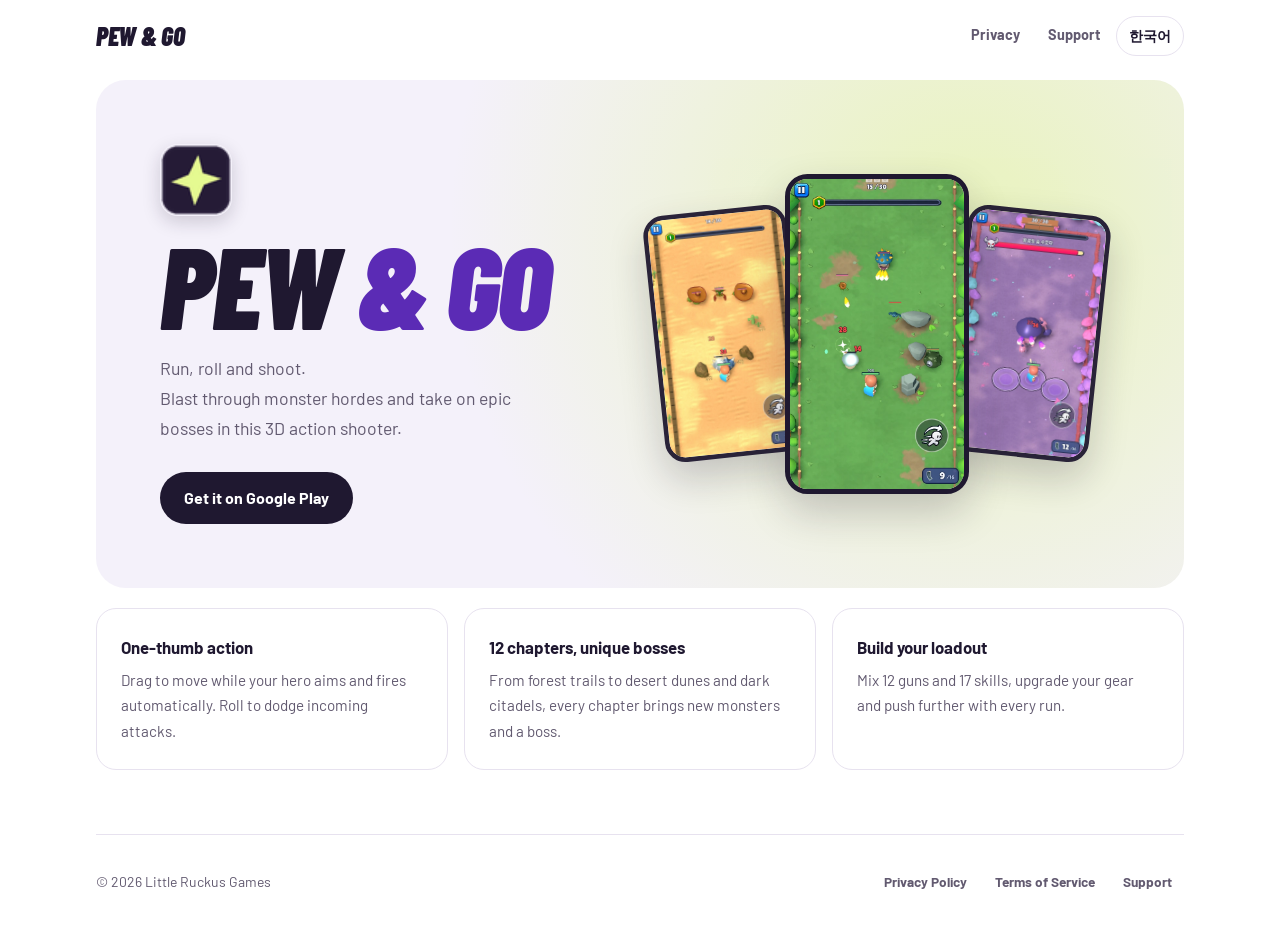
<file: index.html>
<!doctype html>
<html lang="en">
<head>
  <meta charset="utf-8">
  <meta name="viewport" content="width=device-width, initial-scale=1">
  <meta name="description" content="Run, roll and shoot your way through monster hordes in Pew &amp; Go, a 3D action shooter.">
  <link rel="canonical" href="https://pewandgo.mogako.xyz/">
  <link rel="alternate" hreflang="en" href="https://pewandgo.mogako.xyz/">
  <link rel="alternate" hreflang="ko" href="https://pewandgo.mogako.xyz/ko/">
  <link rel="icon" href="assets/icon.png" type="image/png">
  <link rel="stylesheet" href="assets/site.css">
  <title>Pew &amp; Go</title>
</head>
<body>
  <header class="site-header wrap">
    <a class="wordmark" href="./">Pew &amp; Go</a>
    <nav class="site-nav" aria-label="Main">
      <a href="privacy/">Privacy</a>
      <a href="support/">Support</a>
      <a class="lang-link" href="ko/" lang="ko" hreflang="ko">한국어</a>
    </nav>
  </header>

  <main class="wrap" id="main">
    <section class="hero" aria-labelledby="game-title">
      <div class="hero-copy">
        <img class="app-icon" src="assets/icon.png" width="88" height="88" alt="">
        <h1 class="game-title" id="game-title">Pew <span>&amp; Go</span></h1>
        <p class="hero-lead">Run, roll and shoot.<br>Blast through monster hordes and take on epic bosses in this 3D action shooter.</p>
        <a class="button" href="https://play.google.com/store/apps/details?id=com.littleruckus.pewandgo">
          Get it on Google Play
        </a>
      </div>

      <div class="hero-screens" aria-hidden="true">
        <img class="screen screen-side" src="assets/gameplay/cactus-dunes.webp" width="540" height="960" alt="">
        <img class="screen screen-main" src="assets/gameplay/monster-trail.webp" width="540" height="960" alt="">
        <img class="screen screen-side" src="assets/gameplay/amber-woods.webp" width="540" height="960" alt="">
      </div>
    </section>

    <section class="features" aria-label="Features">
      <article class="feature">
        <h2>One-thumb action</h2>
        <p>Drag to move while your hero aims and fires automatically. Roll to dodge incoming attacks.</p>
      </article>
      <article class="feature">
        <h2>12 chapters, unique bosses</h2>
        <p>From forest trails to desert dunes and dark citadels, every chapter brings new monsters and a boss.</p>
      </article>
      <article class="feature">
        <h2>Build your loadout</h2>
        <p>Mix 12 guns and 17 skills, upgrade your gear and push further with every run.</p>
      </article>
    </section>
  </main>

  <footer class="site-footer wrap">
    <p>© 2026 Little Ruckus Games</p>
    <nav class="site-nav" aria-label="Footer">
      <a href="privacy/">Privacy Policy</a>
      <a href="terms/">Terms of Service</a>
      <a href="support/">Support</a>
    </nav>
  </footer>
</body>
</html>
</file>
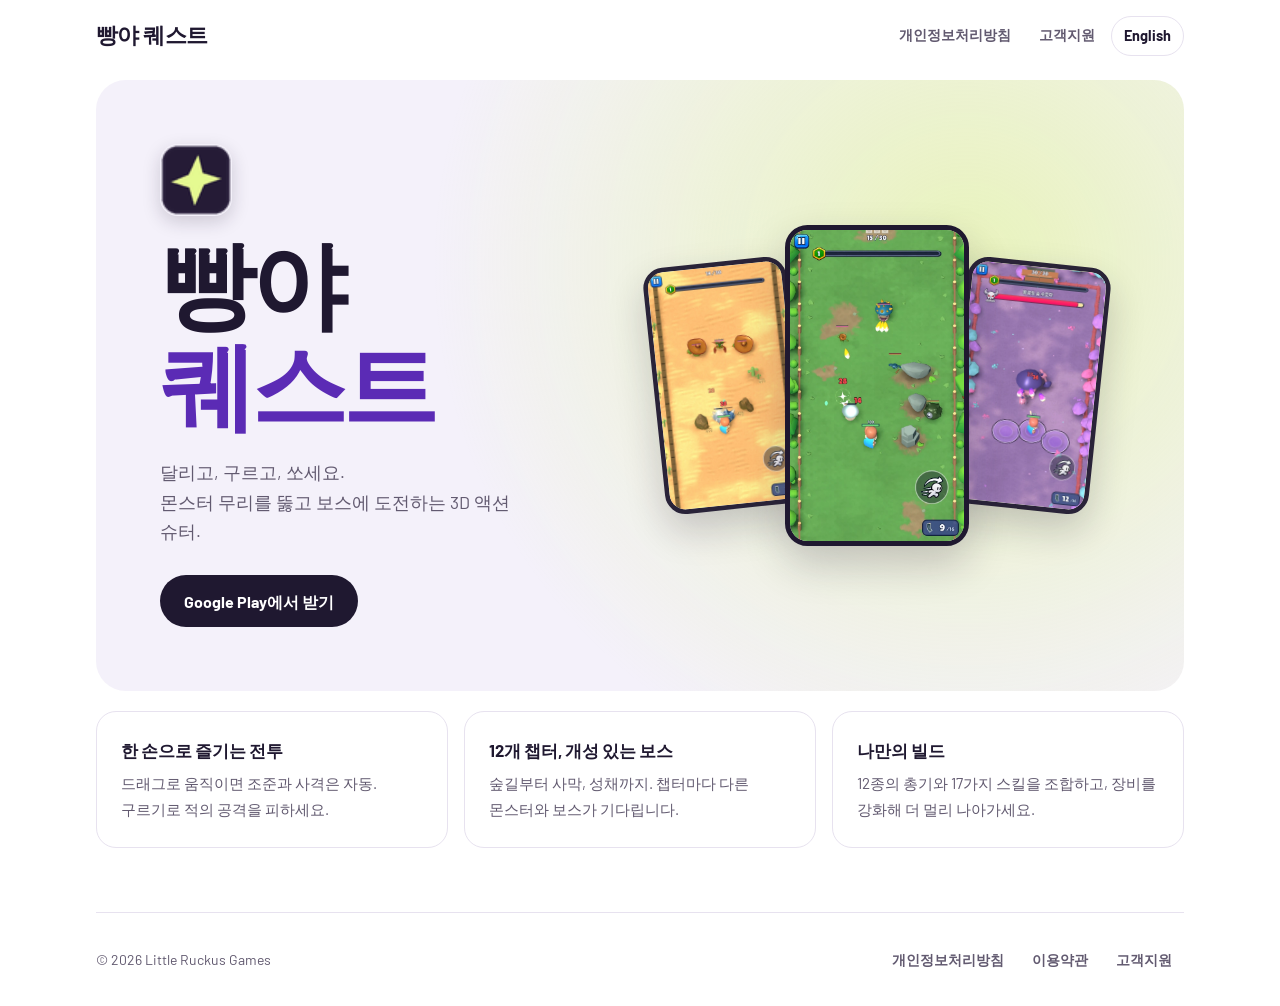
<file: ko/index.html>
<!doctype html>
<html lang="ko">
<head>
  <meta charset="utf-8">
  <meta name="viewport" content="width=device-width, initial-scale=1">
  <meta name="description" content="몬스터 무리를 돌파하고 보스에 도전하는 3D 액션 슈터, 빵야 퀘스트.">
  <link rel="canonical" href="https://pewandgo.mogako.xyz/ko/">
  <link rel="alternate" hreflang="en" href="https://pewandgo.mogako.xyz/">
  <link rel="alternate" hreflang="ko" href="https://pewandgo.mogako.xyz/ko/">
  <link rel="icon" href="../assets/icon.png" type="image/png">
  <link rel="stylesheet" href="../assets/site.css">
  <title>빵야 퀘스트</title>
</head>
<body>
  <header class="site-header wrap">
    <a class="wordmark wordmark-ko" href="./">빵야 퀘스트</a>
    <nav class="site-nav" aria-label="주 메뉴">
      <a href="../privacy/#ko">개인정보처리방침</a>
      <a href="../support/#ko">고객지원</a>
      <a class="lang-link" href="../" lang="en" hreflang="en">English</a>
    </nav>
  </header>

  <main class="wrap" id="main">
    <section class="hero" aria-labelledby="game-title">
      <div class="hero-copy">
        <img class="app-icon" src="../assets/icon.png" width="88" height="88" alt="">
        <h1 class="game-title game-title-ko" id="game-title">빵야 <span>퀘스트</span></h1>
        <p class="hero-lead">달리고, 구르고, 쏘세요.<br>몬스터 무리를 뚫고 보스에 도전하는 3D 액션 슈터.</p>
        <a class="button" href="https://play.google.com/store/apps/details?id=com.littleruckus.pewandgo&amp;hl=ko">
          Google Play에서 받기
        </a>
      </div>

      <div class="hero-screens" aria-hidden="true">
        <img class="screen screen-side" src="../assets/gameplay/cactus-dunes.webp" width="540" height="960" alt="">
        <img class="screen screen-main" src="../assets/gameplay/monster-trail.webp" width="540" height="960" alt="">
        <img class="screen screen-side" src="../assets/gameplay/amber-woods.webp" width="540" height="960" alt="">
      </div>
    </section>

    <section class="features" aria-label="게임 특징">
      <article class="feature">
        <h2>한 손으로 즐기는 전투</h2>
        <p>드래그로 움직이면 조준과 사격은 자동. 구르기로 적의 공격을 피하세요.</p>
      </article>
      <article class="feature">
        <h2>12개 챕터, 개성 있는 보스</h2>
        <p>숲길부터 사막, 성채까지. 챕터마다 다른 몬스터와 보스가 기다립니다.</p>
      </article>
      <article class="feature">
        <h2>나만의 빌드</h2>
        <p>12종의 총기와 17가지 스킬을 조합하고, 장비를 강화해 더 멀리 나아가세요.</p>
      </article>
    </section>
  </main>

  <footer class="site-footer wrap">
    <p>© 2026 <span lang="en">Little Ruckus Games</span></p>
    <nav class="site-nav" aria-label="하단 메뉴">
      <a href="../privacy/#ko">개인정보처리방침</a>
      <a href="../terms/#ko">이용약관</a>
      <a href="../support/#ko">고객지원</a>
    </nav>
  </footer>
</body>
</html>
</file>
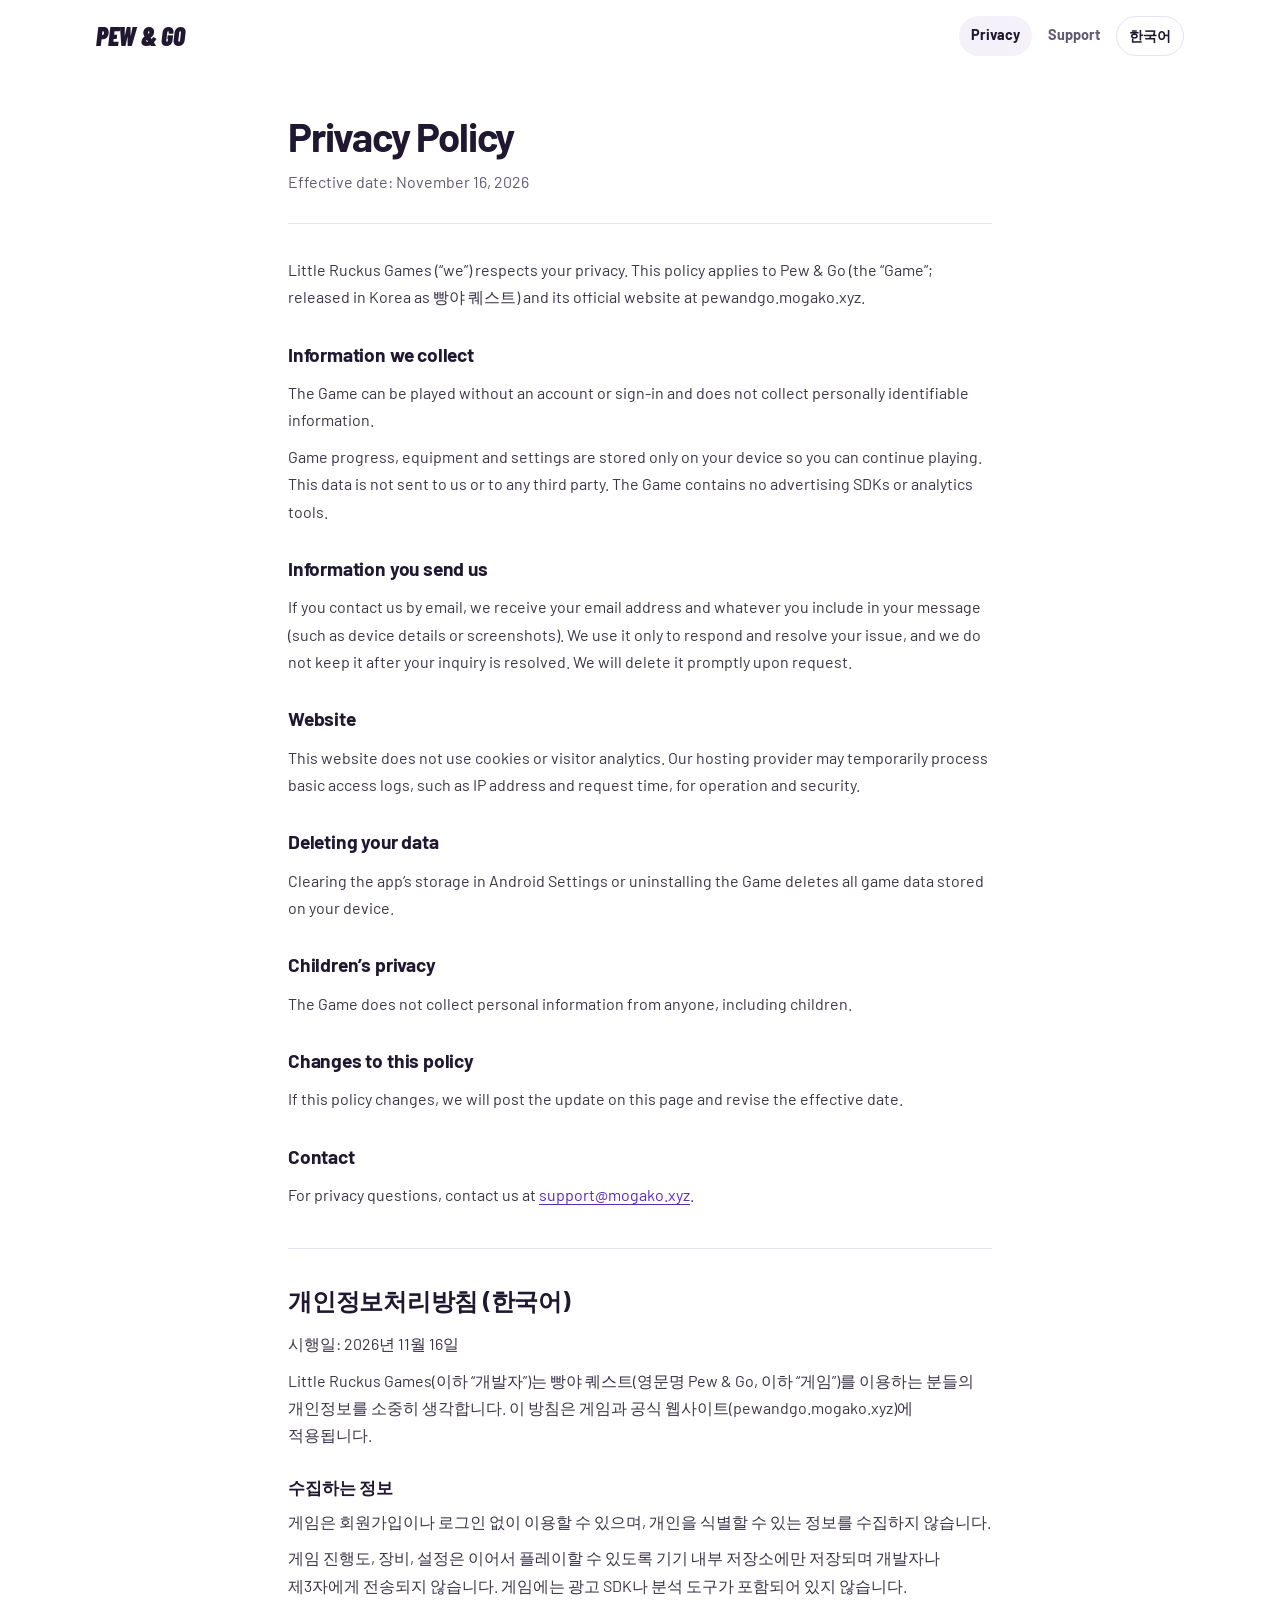
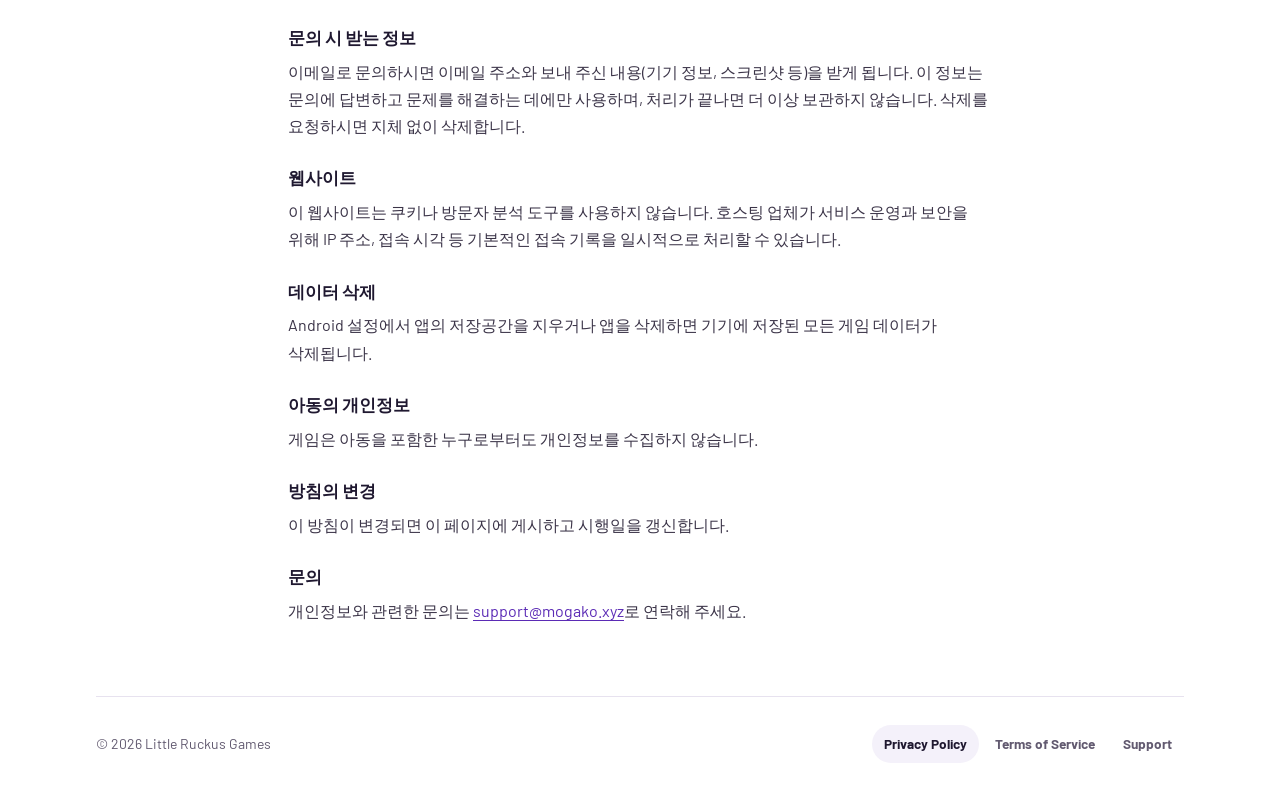
<file: privacy/index.html>
<!doctype html>
<html lang="en">
<head>
  <meta charset="utf-8">
  <meta name="viewport" content="width=device-width, initial-scale=1">
  <meta name="description" content="Pew &amp; Go Privacy Policy / 빵야 퀘스트 개인정보처리방침.">
  <link rel="canonical" href="https://pewandgo.mogako.xyz/privacy/">
  <link rel="icon" href="../assets/icon.png" type="image/png">
  <link rel="stylesheet" href="../assets/site.css">
  <title>Privacy Policy | Pew &amp; Go</title>
</head>
<body>
  <header class="site-header wrap">
    <a class="wordmark" href="../">Pew &amp; Go</a>
    <nav class="site-nav" aria-label="Main">
      <a href="./" aria-current="page">Privacy</a>
      <a href="../support/">Support</a>
      <a class="lang-link" href="#ko" lang="ko">한국어</a>
    </nav>
  </header>

  <main class="wrap page" id="main">
    <header class="page-head">
      <h1>Privacy Policy</h1>
      <p>Effective date: November 16, 2026</p>
    </header>

    <div class="prose">
      <section id="en">
        <p>Little Ruckus Games (“we”) respects your privacy. This policy applies to Pew &amp; Go (the “Game”; released in Korea as 빵야 퀘스트) and its official website at pewandgo.mogako.xyz.</p>

        <h2>Information we collect</h2>
        <p>The Game can be played without an account or sign-in and does not collect personally identifiable information.</p>
        <p>Game progress, equipment and settings are stored only on your device so you can continue playing. This data is not sent to us or to any third party. The Game contains no advertising SDKs or analytics tools.</p>

        <h2>Information you send us</h2>
        <p>If you contact us by email, we receive your email address and whatever you include in your message (such as device details or screenshots). We use it only to respond and resolve your issue, and we do not keep it after your inquiry is resolved. We will delete it promptly upon request.</p>

        <h2>Website</h2>
        <p>This website does not use cookies or visitor analytics. Our hosting provider may temporarily process basic access logs, such as IP address and request time, for operation and security.</p>

        <h2>Deleting your data</h2>
        <p>Clearing the app’s storage in Android Settings or uninstalling the Game deletes all game data stored on your device.</p>

        <h2>Children’s privacy</h2>
        <p>The Game does not collect personal information from anyone, including children.</p>

        <h2>Changes to this policy</h2>
        <p>If this policy changes, we will post the update on this page and revise the effective date.</p>

        <h2>Contact</h2>
        <p>For privacy questions, contact us at <a href="mailto:support@mogako.xyz">support@mogako.xyz</a>.</p>
      </section>

      <section id="ko" lang="ko">
        <h2 class="section-title">개인정보처리방침 (한국어)</h2>
        <p>시행일: 2026년 11월 16일</p>
        <p>Little Ruckus Games(이하 “개발자”)는 빵야 퀘스트(영문명 Pew &amp; Go, 이하 “게임”)를 이용하는 분들의 개인정보를 소중히 생각합니다. 이 방침은 게임과 공식 웹사이트(pewandgo.mogako.xyz)에 적용됩니다.</p>

        <h3>수집하는 정보</h3>
        <p>게임은 회원가입이나 로그인 없이 이용할 수 있으며, 개인을 식별할 수 있는 정보를 수집하지 않습니다.</p>
        <p>게임 진행도, 장비, 설정은 이어서 플레이할 수 있도록 기기 내부 저장소에만 저장되며 개발자나 제3자에게 전송되지 않습니다. 게임에는 광고 SDK나 분석 도구가 포함되어 있지 않습니다.</p>

        <h3>문의 시 받는 정보</h3>
        <p>이메일로 문의하시면 이메일 주소와 보내 주신 내용(기기 정보, 스크린샷 등)을 받게 됩니다. 이 정보는 문의에 답변하고 문제를 해결하는 데에만 사용하며, 처리가 끝나면 더 이상 보관하지 않습니다. 삭제를 요청하시면 지체 없이 삭제합니다.</p>

        <h3>웹사이트</h3>
        <p>이 웹사이트는 쿠키나 방문자 분석 도구를 사용하지 않습니다. 호스팅 업체가 서비스 운영과 보안을 위해 IP 주소, 접속 시각 등 기본적인 접속 기록을 일시적으로 처리할 수 있습니다.</p>

        <h3>데이터 삭제</h3>
        <p>Android 설정에서 앱의 저장공간을 지우거나 앱을 삭제하면 기기에 저장된 모든 게임 데이터가 삭제됩니다.</p>

        <h3>아동의 개인정보</h3>
        <p>게임은 아동을 포함한 누구로부터도 개인정보를 수집하지 않습니다.</p>

        <h3>방침의 변경</h3>
        <p>이 방침이 변경되면 이 페이지에 게시하고 시행일을 갱신합니다.</p>

        <h3>문의</h3>
        <p>개인정보와 관련한 문의는 <a href="mailto:support@mogako.xyz">support@mogako.xyz</a>로 연락해 주세요.</p>
      </section>
    </div>
  </main>

  <footer class="site-footer wrap">
    <p>© 2026 Little Ruckus Games</p>
    <nav class="site-nav" aria-label="Footer">
      <a href="./" aria-current="page">Privacy Policy</a>
      <a href="../terms/">Terms of Service</a>
      <a href="../support/">Support</a>
    </nav>
  </footer>
</body>
</html>
</file>
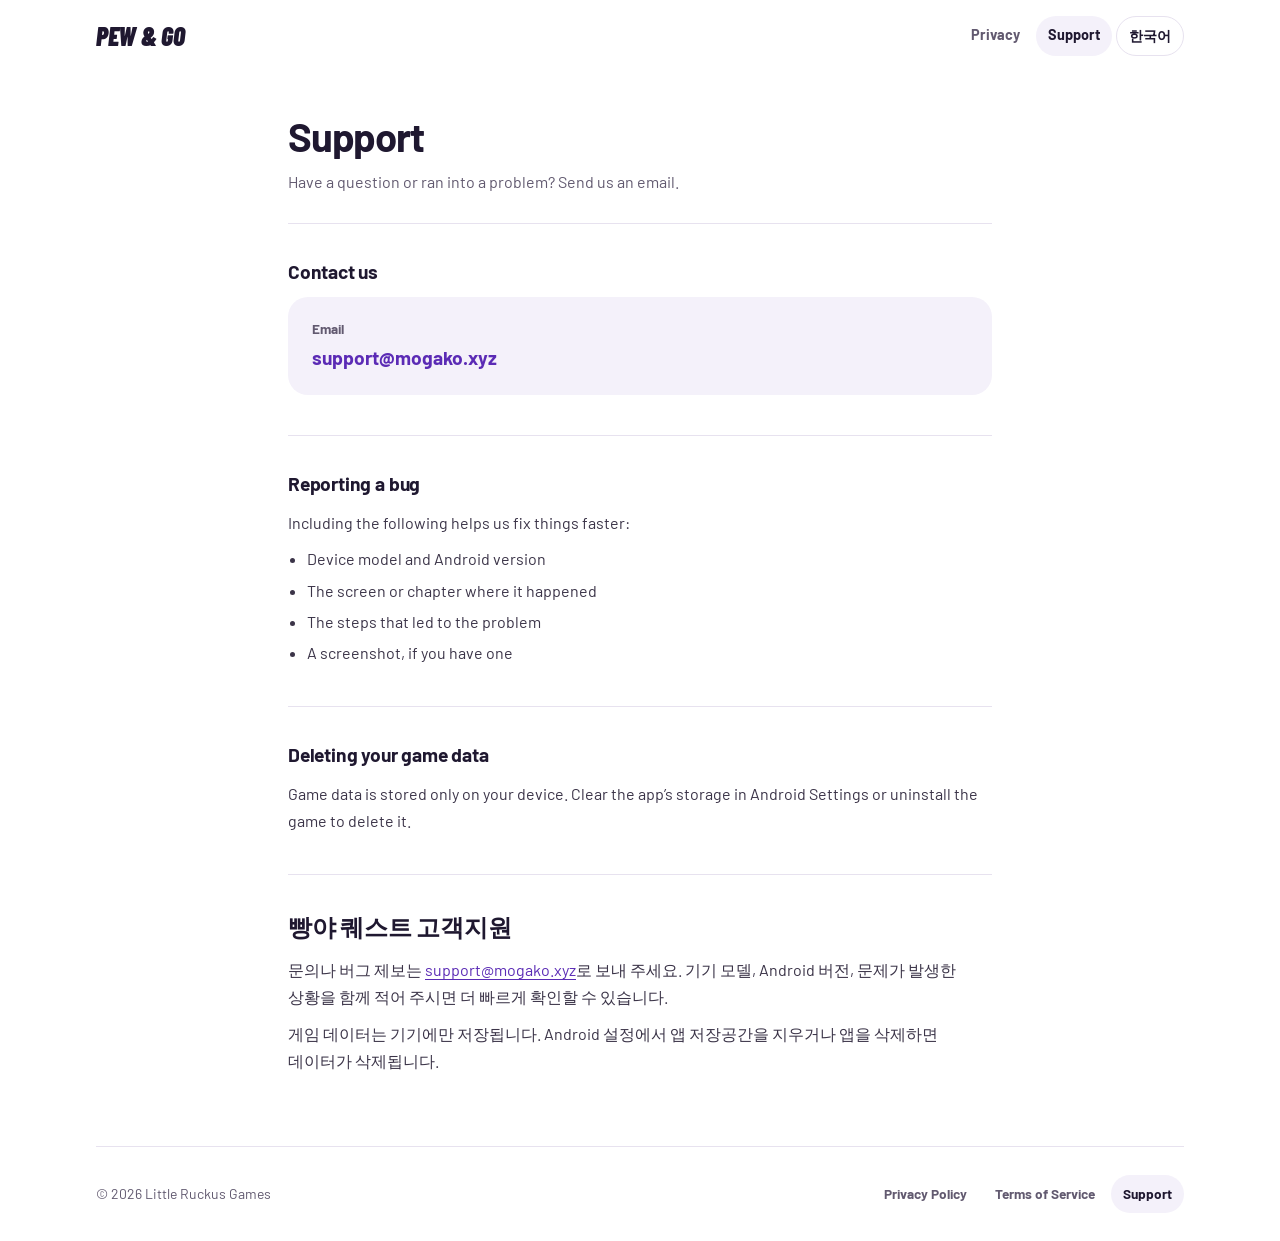
<file: support/index.html>
<!doctype html>
<html lang="en">
<head>
  <meta charset="utf-8">
  <meta name="viewport" content="width=device-width, initial-scale=1">
  <meta name="description" content="Pew &amp; Go support and contact.">
  <link rel="canonical" href="https://pewandgo.mogako.xyz/support/">
  <link rel="icon" href="../assets/icon.png" type="image/png">
  <link rel="stylesheet" href="../assets/site.css">
  <title>Support | Pew &amp; Go</title>
</head>
<body>
  <header class="site-header wrap">
    <a class="wordmark" href="../">Pew &amp; Go</a>
    <nav class="site-nav" aria-label="Main">
      <a href="../privacy/">Privacy</a>
      <a href="./" aria-current="page">Support</a>
      <a class="lang-link" href="#ko" lang="ko">한국어</a>
    </nav>
  </header>

  <main class="wrap page" id="main">
    <header class="page-head">
      <h1>Support</h1>
      <p>Have a question or ran into a problem? Send us an email.</p>
    </header>

    <div class="prose">
      <section>
        <h2>Contact us</h2>
        <a class="contact-card" href="mailto:support@mogako.xyz">
          <span class="contact-label">Email</span>
          <span class="contact-value">support@mogako.xyz</span>
        </a>
      </section>

      <section>
        <h2>Reporting a bug</h2>
        <p>Including the following helps us fix things faster:</p>
        <ul>
          <li>Device model and Android version</li>
          <li>The screen or chapter where it happened</li>
          <li>The steps that led to the problem</li>
          <li>A screenshot, if you have one</li>
        </ul>
      </section>

      <section>
        <h2>Deleting your game data</h2>
        <p>Game data is stored only on your device. Clear the app’s storage in Android Settings or uninstall the game to delete it.</p>
      </section>

      <section id="ko" lang="ko">
        <h2 class="section-title">빵야 퀘스트 고객지원</h2>
        <p>문의나 버그 제보는 <a href="mailto:support@mogako.xyz">support@mogako.xyz</a>로 보내 주세요. 기기 모델, Android 버전, 문제가 발생한 상황을 함께 적어 주시면 더 빠르게 확인할 수 있습니다.</p>
        <p>게임 데이터는 기기에만 저장됩니다. Android 설정에서 앱 저장공간을 지우거나 앱을 삭제하면 데이터가 삭제됩니다.</p>
      </section>
    </div>
  </main>

  <footer class="site-footer wrap">
    <p>© 2026 Little Ruckus Games</p>
    <nav class="site-nav" aria-label="Footer">
      <a href="../privacy/">Privacy Policy</a>
      <a href="../terms/">Terms of Service</a>
      <a href="./" aria-current="page">Support</a>
    </nav>
  </footer>
</body>
</html>
</file>
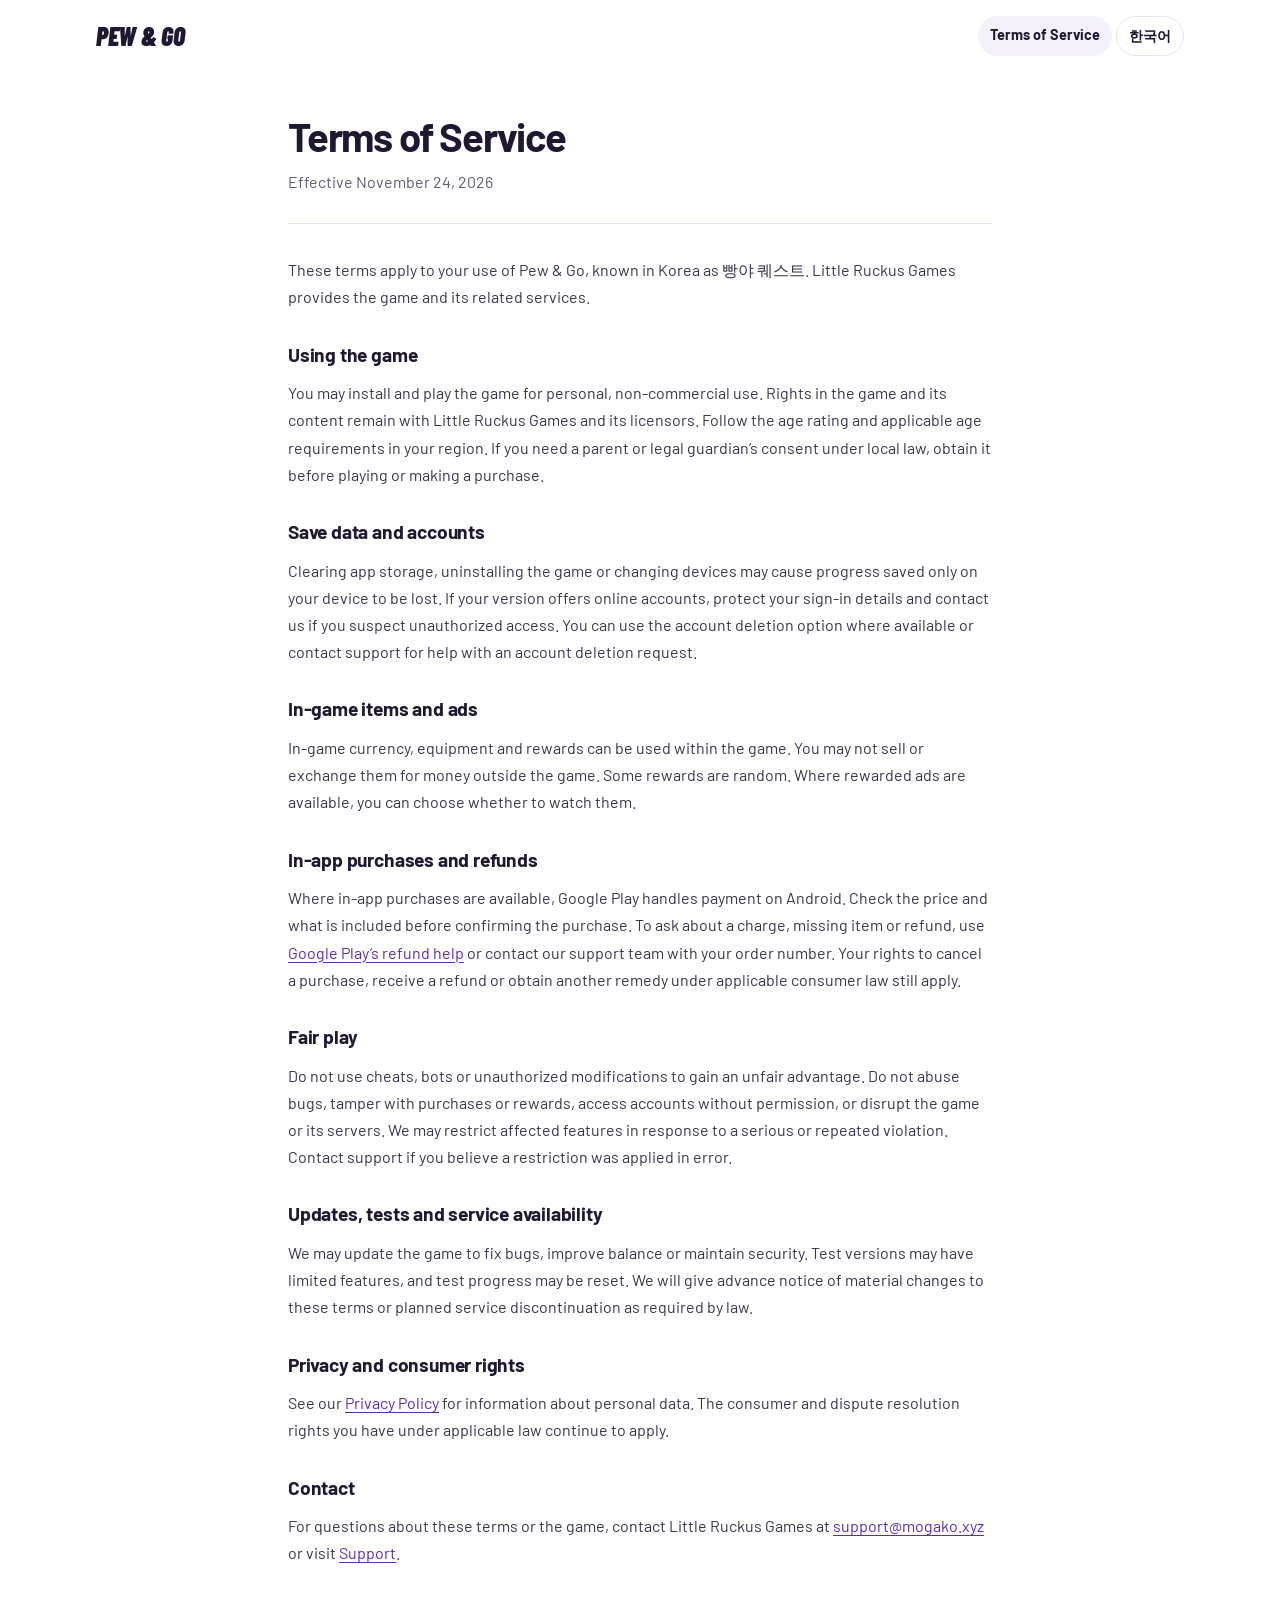
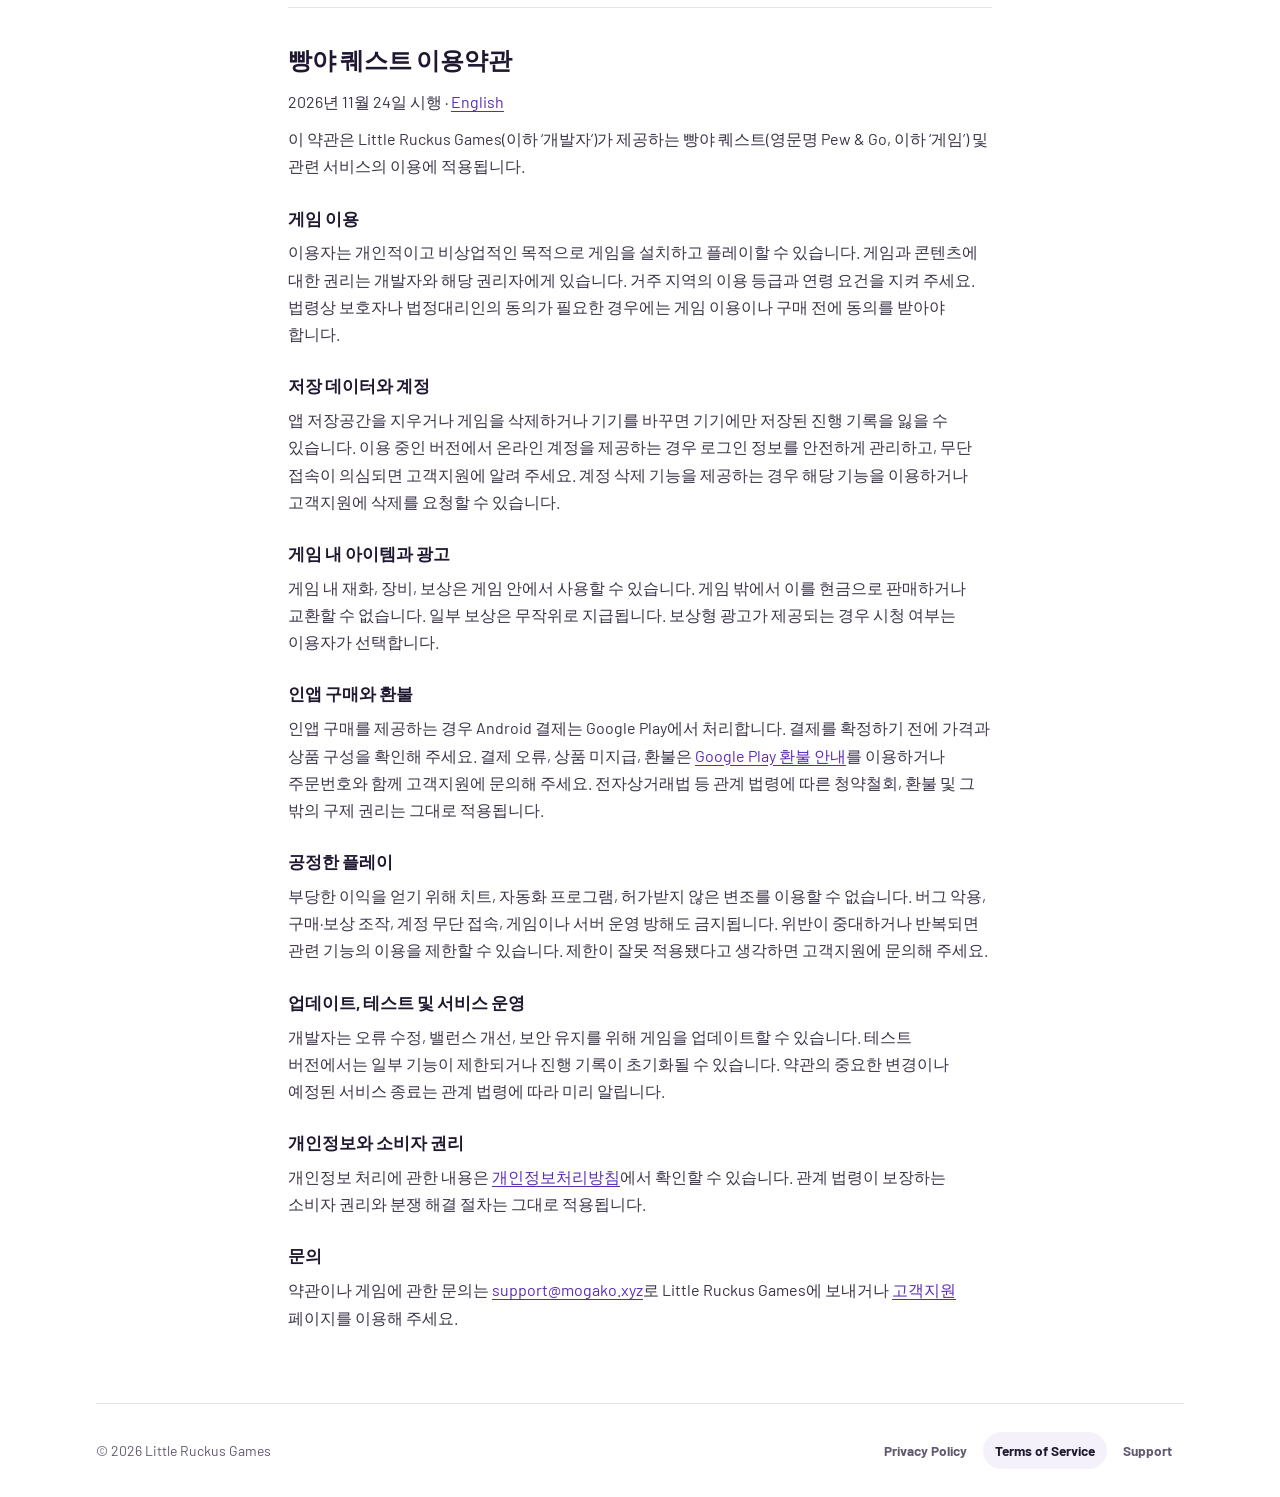
<file: terms/index.html>
<!doctype html>
<html lang="en">
<head>
  <meta charset="utf-8">
  <meta name="viewport" content="width=device-width, initial-scale=1">
  <meta name="description" content="Terms of Service for Pew &amp; Go / 빵야 퀘스트 이용약관.">
  <link rel="canonical" href="https://pewandgo.mogako.xyz/terms/">
  <link rel="icon" href="../assets/icon.png" type="image/png">
  <link rel="stylesheet" href="../assets/site.css">
  <title>Terms of Service | Pew &amp; Go</title>
</head>
<body>
  <header class="site-header wrap">
    <a class="wordmark" href="../">Pew &amp; Go</a>
    <nav class="site-nav" aria-label="Main">
      <a href="#en" aria-current="page">Terms of Service</a>
      <a class="lang-link" href="#ko" lang="ko">한국어</a>
    </nav>
  </header>

  <main class="wrap page" id="main">
    <header class="page-head">
      <h1>Terms of Service</h1>
      <p>Effective <time datetime="2026-11-24">November 24, 2026</time></p>
    </header>

    <div class="prose">
      <section id="en" lang="en" aria-label="English terms">
        <p>These terms apply to your use of Pew &amp; Go, known in Korea as 빵야 퀘스트. Little Ruckus Games provides the game and its related services.</p>

        <h2>Using the game</h2>
        <p>You may install and play the game for personal, non-commercial use. Rights in the game and its content remain with Little Ruckus Games and its licensors. Follow the age rating and applicable age requirements in your region. If you need a parent or legal guardian’s consent under local law, obtain it before playing or making a purchase.</p>

        <h2>Save data and accounts</h2>
        <p>Clearing app storage, uninstalling the game or changing devices may cause progress saved only on your device to be lost. If your version offers online accounts, protect your sign-in details and contact us if you suspect unauthorized access. You can use the account deletion option where available or contact support for help with an account deletion request.</p>

        <h2>In-game items and ads</h2>
        <p>In-game currency, equipment and rewards can be used within the game. You may not sell or exchange them for money outside the game. Some rewards are random. Where rewarded ads are available, you can choose whether to watch them.</p>

        <h2>In-app purchases and refunds</h2>
        <p>Where in-app purchases are available, Google Play handles payment on Android. Check the price and what is included before confirming the purchase. To ask about a charge, missing item or refund, use <a href="https://support.google.com/googleplay/answer/2479637?hl=en">Google Play’s refund help</a> or contact our support team with your order number. Your rights to cancel a purchase, receive a refund or obtain another remedy under applicable consumer law still apply.</p>

        <h2>Fair play</h2>
        <p>Do not use cheats, bots or unauthorized modifications to gain an unfair advantage. Do not abuse bugs, tamper with purchases or rewards, access accounts without permission, or disrupt the game or its servers. We may restrict affected features in response to a serious or repeated violation. Contact support if you believe a restriction was applied in error.</p>

        <h2>Updates, tests and service availability</h2>
        <p>We may update the game to fix bugs, improve balance or maintain security. Test versions may have limited features, and test progress may be reset. We will give advance notice of material changes to these terms or planned service discontinuation as required by law.</p>

        <h2>Privacy and consumer rights</h2>
        <p>See our <a href="../privacy/">Privacy Policy</a> for information about personal data. The consumer and dispute resolution rights you have under applicable law continue to apply.</p>

        <h2>Contact</h2>
        <p>For questions about these terms or the game, contact Little Ruckus Games at <a href="mailto:support@mogako.xyz">support@mogako.xyz</a> or visit <a href="../support/">Support</a>.</p>
      </section>

      <section id="ko" lang="ko" aria-labelledby="terms-ko-title">
        <h2 class="section-title" id="terms-ko-title">빵야 퀘스트 이용약관</h2>
        <p><time datetime="2026-11-24">2026년 11월 24일</time> 시행 · <a href="#en" lang="en">English</a></p>
        <p>이 약관은 Little Ruckus Games(이하 ‘개발자’)가 제공하는 빵야 퀘스트(영문명 Pew &amp; Go, 이하 ‘게임’) 및 관련 서비스의 이용에 적용됩니다.</p>

        <h3>게임 이용</h3>
        <p>이용자는 개인적이고 비상업적인 목적으로 게임을 설치하고 플레이할 수 있습니다. 게임과 콘텐츠에 대한 권리는 개발자와 해당 권리자에게 있습니다. 거주 지역의 이용 등급과 연령 요건을 지켜 주세요. 법령상 보호자나 법정대리인의 동의가 필요한 경우에는 게임 이용이나 구매 전에 동의를 받아야 합니다.</p>

        <h3>저장 데이터와 계정</h3>
        <p>앱 저장공간을 지우거나 게임을 삭제하거나 기기를 바꾸면 기기에만 저장된 진행 기록을 잃을 수 있습니다. 이용 중인 버전에서 온라인 계정을 제공하는 경우 로그인 정보를 안전하게 관리하고, 무단 접속이 의심되면 고객지원에 알려 주세요. 계정 삭제 기능을 제공하는 경우 해당 기능을 이용하거나 고객지원에 삭제를 요청할 수 있습니다.</p>

        <h3>게임 내 아이템과 광고</h3>
        <p>게임 내 재화, 장비, 보상은 게임 안에서 사용할 수 있습니다. 게임 밖에서 이를 현금으로 판매하거나 교환할 수 없습니다. 일부 보상은 무작위로 지급됩니다. 보상형 광고가 제공되는 경우 시청 여부는 이용자가 선택합니다.</p>

        <h3>인앱 구매와 환불</h3>
        <p>인앱 구매를 제공하는 경우 Android 결제는 Google Play에서 처리합니다. 결제를 확정하기 전에 가격과 상품 구성을 확인해 주세요. 결제 오류, 상품 미지급, 환불은 <a href="https://support.google.com/googleplay/answer/2479637?hl=ko">Google Play 환불 안내</a>를 이용하거나 주문번호와 함께 고객지원에 문의해 주세요. 전자상거래법 등 관계 법령에 따른 청약철회, 환불 및 그 밖의 구제 권리는 그대로 적용됩니다.</p>

        <h3>공정한 플레이</h3>
        <p>부당한 이익을 얻기 위해 치트, 자동화 프로그램, 허가받지 않은 변조를 이용할 수 없습니다. 버그 악용, 구매·보상 조작, 계정 무단 접속, 게임이나 서버 운영 방해도 금지됩니다. 위반이 중대하거나 반복되면 관련 기능의 이용을 제한할 수 있습니다. 제한이 잘못 적용됐다고 생각하면 고객지원에 문의해 주세요.</p>

        <h3>업데이트, 테스트 및 서비스 운영</h3>
        <p>개발자는 오류 수정, 밸런스 개선, 보안 유지를 위해 게임을 업데이트할 수 있습니다. 테스트 버전에서는 일부 기능이 제한되거나 진행 기록이 초기화될 수 있습니다. 약관의 중요한 변경이나 예정된 서비스 종료는 관계 법령에 따라 미리 알립니다.</p>

        <h3>개인정보와 소비자 권리</h3>
        <p>개인정보 처리에 관한 내용은 <a href="../privacy/#ko">개인정보처리방침</a>에서 확인할 수 있습니다. 관계 법령이 보장하는 소비자 권리와 분쟁 해결 절차는 그대로 적용됩니다.</p>

        <h3>문의</h3>
        <p>약관이나 게임에 관한 문의는 <a href="mailto:support@mogako.xyz">support@mogako.xyz</a>로 Little Ruckus Games에 보내거나 <a href="../support/#ko">고객지원</a> 페이지를 이용해 주세요.</p>
      </section>
    </div>
  </main>

  <footer class="site-footer wrap">
    <p>© 2026 Little Ruckus Games</p>
    <nav class="site-nav" aria-label="Footer">
      <a href="../privacy/">Privacy Policy</a>
      <a href="./" aria-current="page">Terms of Service</a>
      <a href="../support/">Support</a>
    </nav>
  </footer>
</body>
</html>
</file>
<file: assets/site.css>
@font-face {
  font-family: Barlow;
  src: url("fonts/barlow-regular.woff2") format("woff2");
  font-weight: 400;
  font-display: swap;
}

@font-face {
  font-family: Barlow;
  src: url("fonts/barlow-bold.woff2") format("woff2");
  font-weight: 700;
  font-display: swap;
}

@font-face {
  font-family: "Barlow Condensed";
  src: url("fonts/barlow-condensed-black-italic.woff2") format("woff2");
  font-style: italic;
  font-weight: 900;
  font-display: swap;
}

:root {
  color-scheme: light;
  --ink: #1f1830;
  --muted: #625a70;
  --bg: #ffffff;
  --soft: #f4f1fa;
  --line: #e7e2ef;
  --accent: #5b2bb5;
  --lime: #dff58a;
  --display: "Barlow Condensed", "Arial Narrow", sans-serif;
  --radius: 1.25rem;
}

*,
*::before,
*::after {
  box-sizing: border-box;
}

body {
  display: flex;
  flex-direction: column;
  min-height: 100vh;
  margin: 0;
  background: var(--bg);
  color: var(--ink);
  font: 1rem / 1.7 Barlow, "Pretendard", "Malgun Gothic", "Apple SD Gothic Neo", sans-serif;
  word-break: keep-all;
  overflow-wrap: anywhere;
  -webkit-font-smoothing: antialiased;
}

h1, h2, h3, p, ul {
  margin: 0;
}

img {
  display: block;
  max-width: 100%;
  height: auto;
}

a {
  color: var(--accent);
  text-underline-offset: 0.2em;
}

a:focus-visible {
  outline: 2px solid var(--accent);
  outline-offset: 3px;
  border-radius: 0.25rem;
}

.wrap {
  width: min(100% - 2.5rem, 68rem);
  margin-inline: auto;
}

/* Header / footer */

.site-header,
.site-footer {
  display: flex;
  align-items: center;
  justify-content: space-between;
  flex-wrap: wrap;
  gap: 0.5rem 1rem;
}

.site-header {
  min-height: 4.5rem;
}

.wordmark {
  color: var(--ink);
  font: italic 900 1.6rem / 1 var(--display);
  text-decoration: none;
  text-transform: uppercase;
  letter-spacing: -0.01em;
}

.wordmark-ko {
  font: 900 1.35rem / 1 "Pretendard", "Malgun Gothic", "Apple SD Gothic Neo", sans-serif;
  letter-spacing: -0.04em;
}

.site-nav {
  display: flex;
  flex-wrap: wrap;
  gap: 0.25rem;
}

.site-nav .lang-link {
  border: 1px solid var(--line);
  color: var(--ink);
}

.site-nav a {
  padding: 0.45rem 0.75rem;
  border-radius: 999px;
  color: var(--muted);
  font-size: 0.9rem;
  font-weight: 700;
  text-decoration: none;
}

.site-nav a:hover,
.site-nav a[aria-current="page"] {
  background: var(--soft);
  color: var(--ink);
}

.site-footer {
  margin-top: auto;
  padding-block: 1.75rem;
  border-top: 1px solid var(--line);
}

.site-footer p {
  color: var(--muted);
  font-size: 0.875rem;
}

.site-footer .site-nav a {
  font-size: 0.85rem;
}

/* Home */

.hero {
  display: grid;
  grid-template-columns: 1fr 1.1fr;
  align-items: center;
  gap: 2rem;
  margin-top: 0.5rem;
  padding: clamp(2rem, 5vw, 4rem);
  border-radius: calc(var(--radius) * 1.5);
  background:
    radial-gradient(circle at 80% 30%, rgb(223 245 138 / 0.55), transparent 55%),
    var(--soft);
  overflow: hidden;
}

.app-icon {
  width: 4.5rem;
  height: 4.5rem;
  margin-bottom: 1.25rem;
  border-radius: 1.1rem;
  box-shadow: 0 6px 18px rgb(31 24 48 / 0.18);
}

.game-title {
  font: italic 900 clamp(4rem, 9vw, 7.5rem) / 0.85 var(--display);
  letter-spacing: -0.02em;
  text-transform: uppercase;
}

.game-title span {
  color: var(--accent);
}

.game-title-ko {
  font: 900 clamp(3.4rem, 7.5vw, 6rem) / 1.05 "Pretendard", "Malgun Gothic", "Apple SD Gothic Neo", sans-serif;
  letter-spacing: -0.05em;
}

.hero-lead {
  max-width: 24rem;
  margin-top: 1.25rem;
  color: var(--muted);
  font-size: 1.1rem;
}

.button {
  display: inline-flex;
  align-items: center;
  min-height: 3.25rem;
  margin-top: 1.75rem;
  padding: 0 1.5rem;
  border-radius: 999px;
  background: var(--ink);
  color: #fff;
  font-weight: 700;
  text-decoration: none;
  transition: transform 0.15s ease, background 0.15s ease;
}

.button:hover {
  background: var(--accent);
  transform: translateY(-1px);
}

.hero-screens {
  display: flex;
  align-items: center;
  justify-content: center;
}

.screen {
  width: 32%;
  border: 5px solid var(--ink);
  border-radius: 1.4rem;
  background: var(--ink);
  box-shadow: 0 18px 40px rgb(31 24 48 / 0.22);
}

.screen-main {
  position: relative;
  z-index: 1;
  width: 38%;
}

.screen-side {
  opacity: 0.95;
}

.screen-side:first-child {
  transform: translateX(12%) rotate(-6deg) scale(0.92);
}

.screen-side:last-child {
  transform: translateX(-12%) rotate(6deg) scale(0.92);
}

.features {
  display: grid;
  grid-template-columns: repeat(3, 1fr);
  gap: 1rem;
  margin-block: 1.25rem 4rem;
}

.feature {
  padding: 1.5rem;
  border: 1px solid var(--line);
  border-radius: var(--radius);
}

.feature h2 {
  margin-bottom: 0.4rem;
  font-size: 1.05rem;
}

.feature p {
  color: var(--muted);
  font-size: 0.95rem;
}

/* Text pages */

.page {
  max-width: 44rem;
  padding-block: 2.5rem 4.5rem;
}

.page-head {
  padding-bottom: 1.75rem;
  border-bottom: 1px solid var(--line);
}

.page-head h1 {
  font-size: clamp(1.9rem, 5vw, 2.5rem);
  line-height: 1.2;
  letter-spacing: -0.03em;
}

.page-head p {
  margin-top: 0.5rem;
  color: var(--muted);
}

.lang-switch {
  display: flex;
  gap: 0.5rem;
  margin-top: 1.25rem;
}

.lang-switch a {
  padding: 0.35rem 0.9rem;
  border: 1px solid var(--line);
  border-radius: 999px;
  color: var(--ink);
  font-size: 0.875rem;
  font-weight: 700;
  text-decoration: none;
}

.lang-switch a:hover {
  border-color: var(--accent);
  color: var(--accent);
}

.prose > section {
  padding-top: 2rem;
}

.prose > section + section {
  margin-top: 2.5rem;
  border-top: 1px solid var(--line);
}

.prose h2 {
  margin-top: 1.75rem;
  margin-bottom: 0.5rem;
  font-size: 1.2rem;
  letter-spacing: -0.01em;
}

.prose section > h2:first-child,
.prose .section-title {
  margin-top: 0;
}

.prose .section-title {
  font-size: 1.5rem;
}

.prose h3 {
  margin-top: 1.5rem;
  margin-bottom: 0.4rem;
  font-size: 1.05rem;
}

.prose p + p {
  margin-top: 0.6rem;
}

.prose p,
.prose li {
  color: #3b3448;
}

.prose ul {
  margin-top: 0.6rem;
  padding-left: 1.2rem;
}

.prose li + li {
  margin-top: 0.25rem;
}

.contact-card {
  display: flex;
  flex-direction: column;
  gap: 0.15rem;
  padding: 1.25rem 1.5rem;
  border-radius: var(--radius);
  background: var(--soft);
  color: var(--ink);
  text-decoration: none;
  transition: background 0.15s ease;
}

.contact-card:hover {
  background: #ebe5f6;
}

.contact-label {
  color: var(--muted);
  font-size: 0.85rem;
  font-weight: 700;
}

.contact-value {
  color: var(--accent);
  font-size: 1.2rem;
  font-weight: 700;
}

@media (max-width: 48rem) {
  .wrap {
    width: calc(100% - 2rem);
  }

  .hero {
    grid-template-columns: 1fr;
    padding: 2rem 1.5rem 1.5rem;
    text-align: center;
  }

  .app-icon {
    margin-inline: auto;
  }

  .hero-lead {
    margin-inline: auto;
  }

  .hero-screens {
    margin-top: 0.5rem;
  }

  .features {
    grid-template-columns: 1fr;
    margin-bottom: 3rem;
  }

  .site-nav a {
    padding-inline: 0.6rem;
  }
}
</file>
